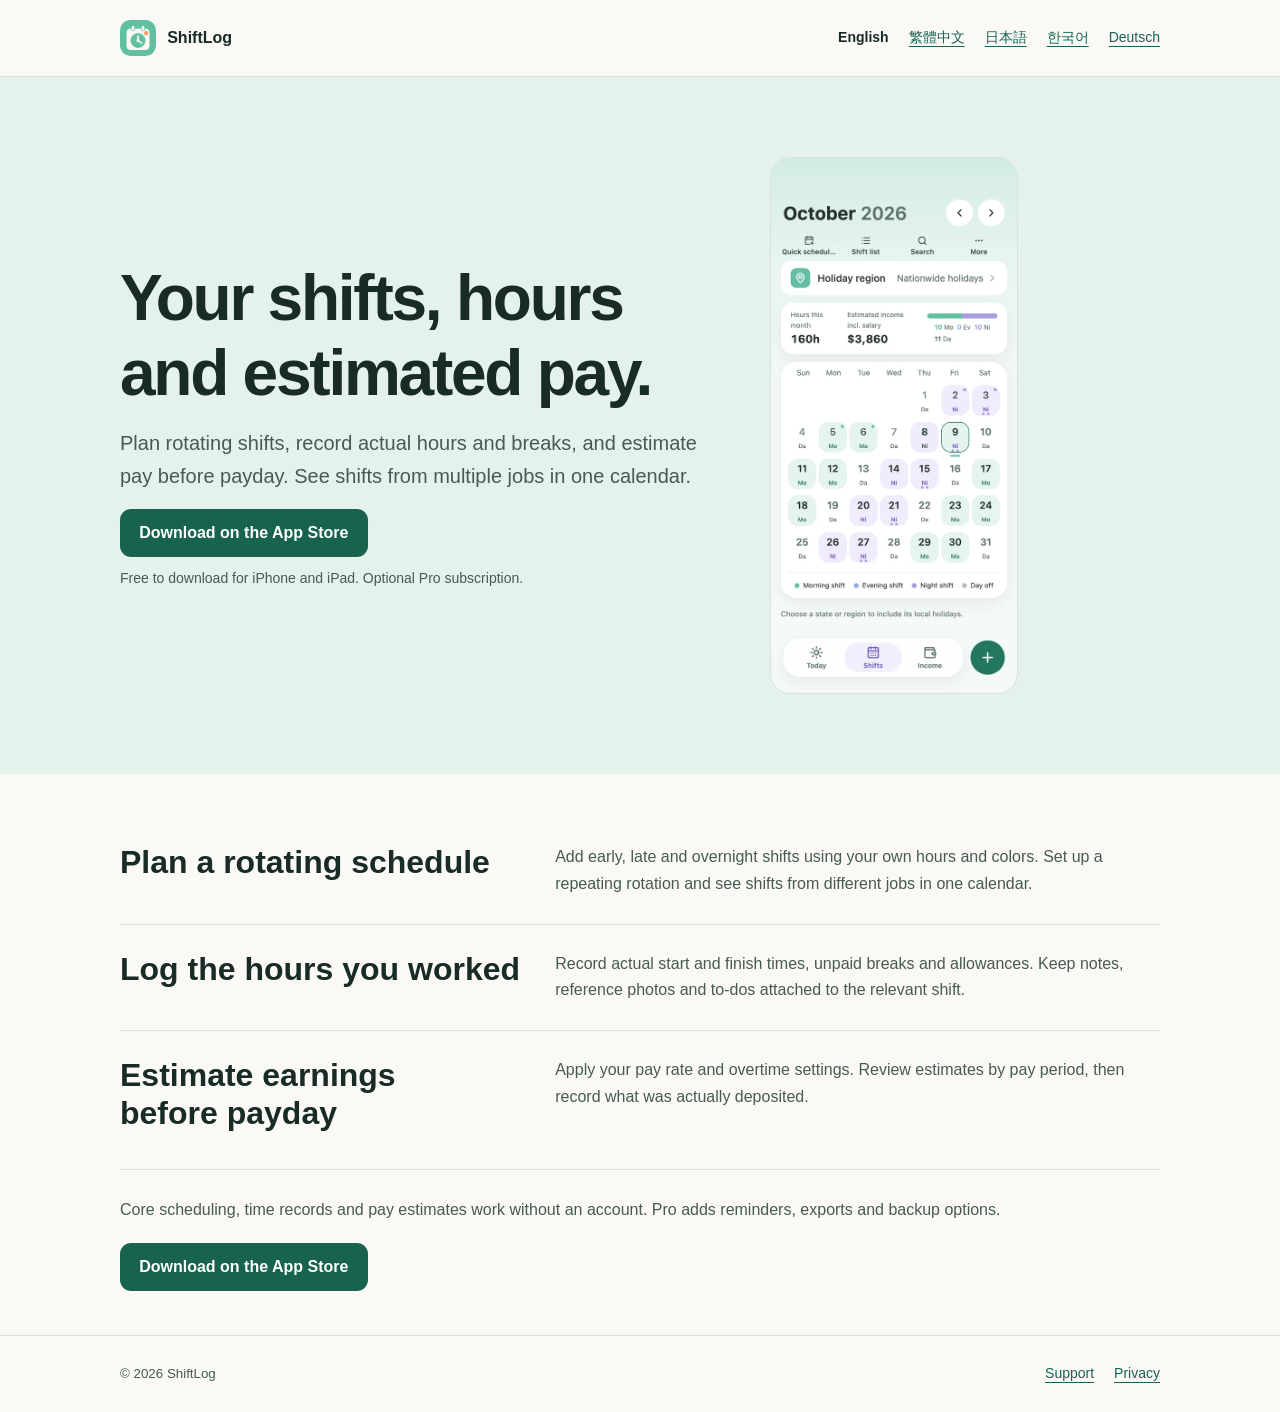
<file: index.html>
<!doctype html>
<html lang="en">
<head>
<meta charset="utf-8">
<meta name="viewport" content="width=device-width, initial-scale=1">
<title>Shift Calendar, Work Hours &amp; Estimated Pay | ShiftLog</title>
<meta name="description" content="Plan rotating shifts, record actual hours and breaks, and estimate pay before payday. See shifts from multiple jobs in one calendar.">
<link rel="canonical" href="https://arvin-manager.github.io/shiftlog-support/">
<link rel="alternate" hreflang="en" href="https://arvin-manager.github.io/shiftlog-support/">
<link rel="alternate" hreflang="zh-TW" href="https://arvin-manager.github.io/shiftlog-support/zh-tw.html">
<link rel="alternate" hreflang="ja" href="https://arvin-manager.github.io/shiftlog-support/ja.html">
<link rel="alternate" hreflang="ko" href="https://arvin-manager.github.io/shiftlog-support/ko.html">
<link rel="alternate" hreflang="de" href="https://arvin-manager.github.io/shiftlog-support/de.html">
<link rel="alternate" hreflang="x-default" href="https://arvin-manager.github.io/shiftlog-support/">
<meta property="og:type" content="website">
<meta property="og:title" content="Shift Calendar, Work Hours &amp; Estimated Pay | ShiftLog">
<meta property="og:description" content="Plan rotating shifts, record actual hours and breaks, and estimate pay before payday. See shifts from multiple jobs in one calendar.">
<meta property="og:url" content="https://arvin-manager.github.io/shiftlog-support/">
<meta property="og:image" content="https://arvin-manager.github.io/shiftlog-support/calendar-en.webp">
<meta name="apple-itunes-app" content="app-id=6821770294, affiliate-data=pt=129045021&amp;ct=shiftlog_web">
<link rel="icon" href="brand-mark.png">
<link rel="stylesheet" href="site.css">
<script type="application/ld+json">{"@context": "https://schema.org", "@type": "SoftwareApplication", "name": "ShiftLog", "operatingSystem": "iOS, iPadOS", "applicationCategory": "ProductivityApplication", "description": "Plan rotating shifts, record actual hours and breaks, and estimate pay before payday. See shifts from multiple jobs in one calendar.", "url": "https://arvin-manager.github.io/shiftlog-support/", "installUrl": "https://apps.apple.com/app/apple-store/id6821770294", "offers": {"@type": "Offer", "price": 0, "priceCurrency": "USD"}}</script>
<script>
const pageByLanguage = { 'zh-TW': 'zh-tw.html', 'zh-CN': 'zh-tw.html', ja: 'ja.html', ko: 'ko.html', de: 'de.html' };
const requested = new URLSearchParams(location.search).get('lang');
if (Object.hasOwn(pageByLanguage, requested)) location.replace(pageByLanguage[requested]);
</script>
</head>
<body>
<header><div class="wrap"><div class="brand"><img src="brand-mark.png" alt="" width="36" height="36">ShiftLog</div><nav aria-label="Languages"><span aria-current="page">English</span> <a href="zh-tw.html" lang="zh-TW" hreflang="zh-TW">繁體中文</a> <a href="ja.html" lang="ja" hreflang="ja">日本語</a> <a href="ko.html" lang="ko" hreflang="ko">한국어</a> <a href="de.html" lang="de" hreflang="de">Deutsch</a></nav></div></header>
<main>
<section class="hero"><div class="wrap">
<div><h1>Your shifts, hours and estimated pay.</h1><p class="lead">Plan rotating shifts, record actual hours and breaks, and estimate pay before payday. See shifts from multiple jobs in one calendar.</p>
<a class="download" href="https://apps.apple.com/app/apple-store/id6821770294?pt=129045021&amp;ct=shiftlog_web&amp;mt=8">Download on the App Store</a><p class="platform">Free to download for iPhone and iPad. Optional Pro subscription.</p></div>
<figure><img src="calendar-en.webp" alt="ShiftLog shift calendar on iPhone, showing early and late shifts" width="544" height="1183" fetchpriority="high"></figure>
</div></section>
<div class="features wrap">
<section><h2>Plan a rotating schedule</h2><p>Add early, late and overnight shifts using your own hours and colors. Set up a repeating rotation and see shifts from different jobs in one calendar.</p></section>
<section><h2>Log the hours you worked</h2><p>Record actual start and finish times, unpaid breaks and allowances. Keep notes, reference photos and to-dos attached to the relevant shift.</p></section>
<section><h2>Estimate earnings before payday</h2><p>Apply your pay rate and overtime settings. Review estimates by pay period, then record what was actually deposited.</p></section>

<div class="closing"><p>Core scheduling, time records and pay estimates work without an account. Pro adds reminders, exports and backup options.</p><a class="download" href="https://apps.apple.com/app/apple-store/id6821770294?pt=129045021&amp;ct=shiftlog_web&amp;mt=8">Download on the App Store</a></div>
</div>
</main>
<footer><div class="wrap"><small>© 2026 ShiftLog</small>
<nav aria-label="Support"><a href="support.html?lang=en">Support</a><a href="privacy.html?lang=en">Privacy</a></nav>
</div></footer>
</body></html>
</file>
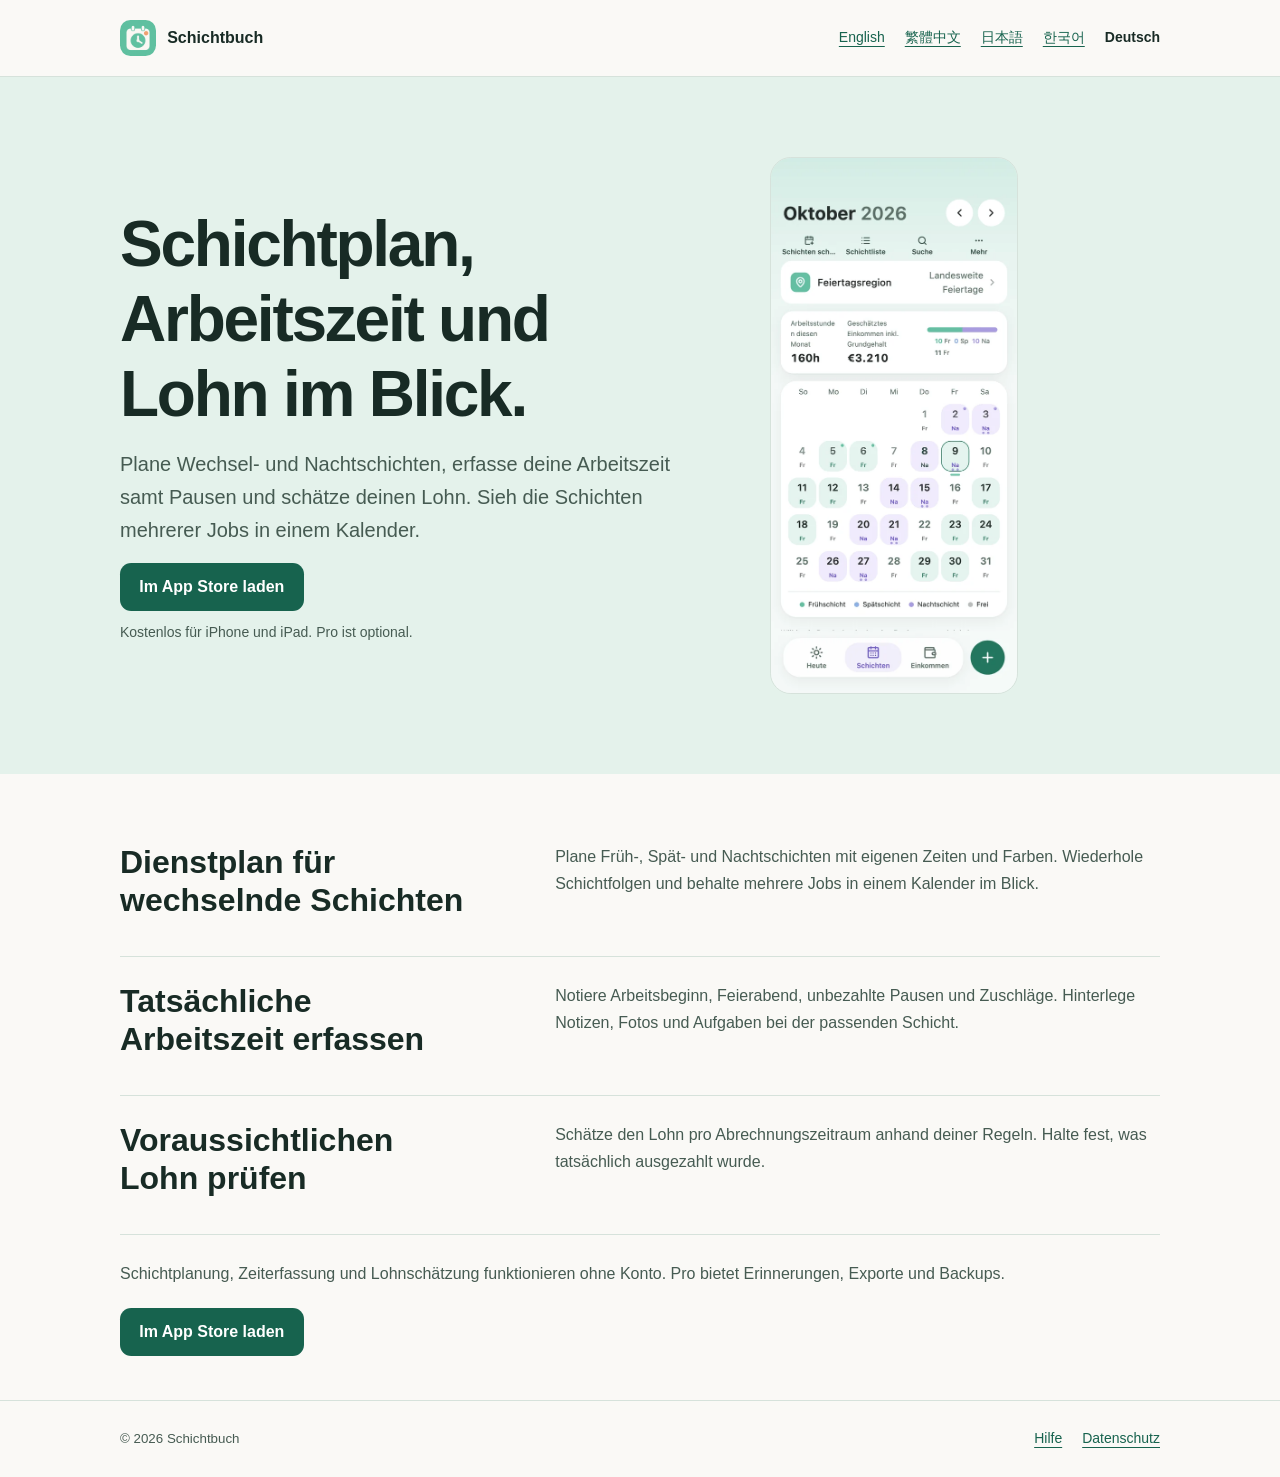
<file: de.html>
<!doctype html>
<html lang="de">
<head>
<meta charset="utf-8">
<meta name="viewport" content="width=device-width, initial-scale=1">
<title>Schichtplan, Zeiterfassung &amp; Lohnschätzung | Schichtbuch</title>
<meta name="description" content="Plane Wechsel- und Nachtschichten, erfasse deine Arbeitszeit samt Pausen und schätze deinen Lohn. Sieh die Schichten mehrerer Jobs in einem Kalender.">
<link rel="canonical" href="https://arvin-manager.github.io/shiftlog-support/de.html">
<link rel="alternate" hreflang="en" href="https://arvin-manager.github.io/shiftlog-support/">
<link rel="alternate" hreflang="zh-TW" href="https://arvin-manager.github.io/shiftlog-support/zh-tw.html">
<link rel="alternate" hreflang="ja" href="https://arvin-manager.github.io/shiftlog-support/ja.html">
<link rel="alternate" hreflang="ko" href="https://arvin-manager.github.io/shiftlog-support/ko.html">
<link rel="alternate" hreflang="de" href="https://arvin-manager.github.io/shiftlog-support/de.html">
<link rel="alternate" hreflang="x-default" href="https://arvin-manager.github.io/shiftlog-support/">
<meta property="og:type" content="website">
<meta property="og:title" content="Schichtplan, Zeiterfassung &amp; Lohnschätzung | Schichtbuch">
<meta property="og:description" content="Plane Wechsel- und Nachtschichten, erfasse deine Arbeitszeit samt Pausen und schätze deinen Lohn. Sieh die Schichten mehrerer Jobs in einem Kalender.">
<meta property="og:url" content="https://arvin-manager.github.io/shiftlog-support/de.html">
<meta property="og:image" content="https://arvin-manager.github.io/shiftlog-support/calendar-de.webp">
<meta name="apple-itunes-app" content="app-id=6821770294, affiliate-data=pt=129045021&amp;ct=shiftlog_web">
<link rel="icon" href="brand-mark.png">
<link rel="stylesheet" href="site.css">
<script type="application/ld+json">{"@context": "https://schema.org", "@type": "SoftwareApplication", "name": "Schichtbuch", "operatingSystem": "iOS, iPadOS", "applicationCategory": "ProductivityApplication", "description": "Plane Wechsel- und Nachtschichten, erfasse deine Arbeitszeit samt Pausen und schätze deinen Lohn. Sieh die Schichten mehrerer Jobs in einem Kalender.", "url": "https://arvin-manager.github.io/shiftlog-support/de.html", "installUrl": "https://apps.apple.com/app/apple-store/id6821770294", "offers": {"@type": "Offer", "price": 0, "priceCurrency": "EUR"}}</script>

</head>
<body>
<header><div class="wrap"><div class="brand"><img src="brand-mark.png" alt="" width="36" height="36">Schichtbuch</div><nav aria-label="Sprachen"><a href="./" lang="en" hreflang="en">English</a> <a href="zh-tw.html" lang="zh-TW" hreflang="zh-TW">繁體中文</a> <a href="ja.html" lang="ja" hreflang="ja">日本語</a> <a href="ko.html" lang="ko" hreflang="ko">한국어</a> <span aria-current="page">Deutsch</span></nav></div></header>
<main>
<section class="hero"><div class="wrap">
<div><h1>Schichtplan, Arbeitszeit und Lohn im Blick.</h1><p class="lead">Plane Wechsel- und Nachtschichten, erfasse deine Arbeitszeit samt Pausen und schätze deinen Lohn. Sieh die Schichten mehrerer Jobs in einem Kalender.</p>
<a class="download" href="https://apps.apple.com/app/apple-store/id6821770294?pt=129045021&amp;ct=shiftlog_web&amp;mt=8">Im App Store laden</a><p class="platform">Kostenlos für iPhone und iPad. Pro ist optional.</p></div>
<figure><img src="calendar-de.webp" alt="Schichtbuch-Kalender auf dem iPhone mit Früh- und Spätschichten" width="544" height="1183" fetchpriority="high"></figure>
</div></section>
<div class="features wrap">
<section><h2>Dienstplan für wechselnde Schichten</h2><p>Plane Früh-, Spät- und Nachtschichten mit eigenen Zeiten und Farben. Wiederhole Schichtfolgen und behalte mehrere Jobs in einem Kalender im Blick.</p></section>
<section><h2>Tatsächliche Arbeitszeit erfassen</h2><p>Notiere Arbeitsbeginn, Feierabend, unbezahlte Pausen und Zuschläge. Hinterlege Notizen, Fotos und Aufgaben bei der passenden Schicht.</p></section>
<section><h2>Voraussichtlichen Lohn prüfen</h2><p>Schätze den Lohn pro Abrechnungszeitraum anhand deiner Regeln. Halte fest, was tatsächlich ausgezahlt wurde.</p></section>

<div class="closing"><p>Schichtplanung, Zeiterfassung und Lohnschätzung funktionieren ohne Konto. Pro bietet Erinnerungen, Exporte und Backups.</p><a class="download" href="https://apps.apple.com/app/apple-store/id6821770294?pt=129045021&amp;ct=shiftlog_web&amp;mt=8">Im App Store laden</a></div>
</div>
</main>
<footer><div class="wrap"><small>© 2026 Schichtbuch</small>
<nav aria-label="Hilfe"><a href="support.html?lang=de">Hilfe</a><a href="privacy.html?lang=de">Datenschutz</a></nav>
</div></footer>
</body></html>
</file>
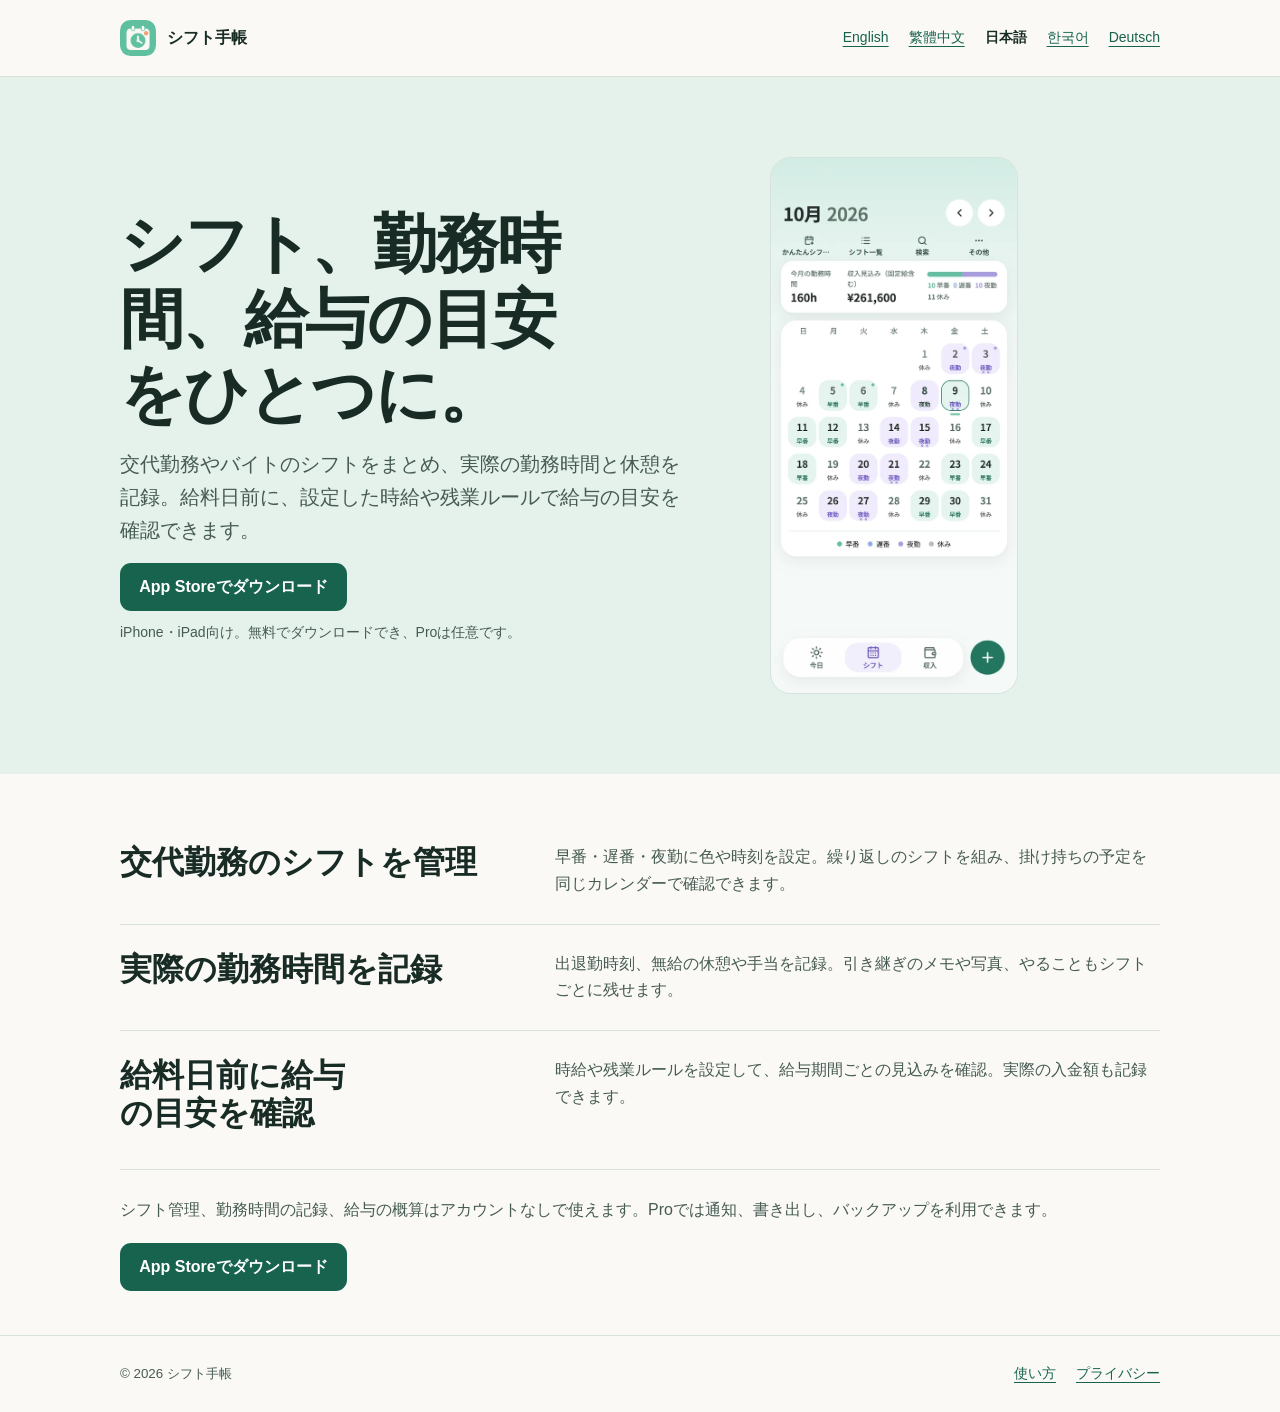
<file: ja.html>
<!doctype html>
<html lang="ja">
<head>
<meta charset="utf-8">
<meta name="viewport" content="width=device-width, initial-scale=1">
<title>シフト表・勤務時間の記録と給与の目安｜シフト手帳</title>
<meta name="description" content="交代勤務やバイトのシフトをまとめ、実際の勤務時間と休憩を記録。給料日前に、設定した時給や残業ルールで給与の目安を確認できます。">
<link rel="canonical" href="https://arvin-manager.github.io/shiftlog-support/ja.html">
<link rel="alternate" hreflang="en" href="https://arvin-manager.github.io/shiftlog-support/">
<link rel="alternate" hreflang="zh-TW" href="https://arvin-manager.github.io/shiftlog-support/zh-tw.html">
<link rel="alternate" hreflang="ja" href="https://arvin-manager.github.io/shiftlog-support/ja.html">
<link rel="alternate" hreflang="ko" href="https://arvin-manager.github.io/shiftlog-support/ko.html">
<link rel="alternate" hreflang="de" href="https://arvin-manager.github.io/shiftlog-support/de.html">
<link rel="alternate" hreflang="x-default" href="https://arvin-manager.github.io/shiftlog-support/">
<meta property="og:type" content="website">
<meta property="og:title" content="シフト表・勤務時間の記録と給与の目安｜シフト手帳">
<meta property="og:description" content="交代勤務やバイトのシフトをまとめ、実際の勤務時間と休憩を記録。給料日前に、設定した時給や残業ルールで給与の目安を確認できます。">
<meta property="og:url" content="https://arvin-manager.github.io/shiftlog-support/ja.html">
<meta property="og:image" content="https://arvin-manager.github.io/shiftlog-support/calendar-ja.webp">
<meta name="apple-itunes-app" content="app-id=6821770294, affiliate-data=pt=129045021&amp;ct=shiftlog_web">
<link rel="icon" href="brand-mark.png">
<link rel="stylesheet" href="site.css">
<script type="application/ld+json">{"@context": "https://schema.org", "@type": "SoftwareApplication", "name": "シフト手帳", "operatingSystem": "iOS, iPadOS", "applicationCategory": "ProductivityApplication", "description": "交代勤務やバイトのシフトをまとめ、実際の勤務時間と休憩を記録。給料日前に、設定した時給や残業ルールで給与の目安を確認できます。", "url": "https://arvin-manager.github.io/shiftlog-support/ja.html", "installUrl": "https://apps.apple.com/app/apple-store/id6821770294", "offers": {"@type": "Offer", "price": 0, "priceCurrency": "JPY"}}</script>

</head>
<body>
<header><div class="wrap"><div class="brand"><img src="brand-mark.png" alt="" width="36" height="36">シフト手帳</div><nav aria-label="言語"><a href="./" lang="en" hreflang="en">English</a> <a href="zh-tw.html" lang="zh-TW" hreflang="zh-TW">繁體中文</a> <span aria-current="page">日本語</span> <a href="ko.html" lang="ko" hreflang="ko">한국어</a> <a href="de.html" lang="de" hreflang="de">Deutsch</a></nav></div></header>
<main>
<section class="hero"><div class="wrap">
<div><h1>シフト、勤務時間、給与の目安をひとつに。</h1><p class="lead">交代勤務やバイトのシフトをまとめ、実際の勤務時間と休憩を記録。給料日前に、設定した時給や残業ルールで給与の目安を確認できます。</p>
<a class="download" href="https://apps.apple.com/app/apple-store/id6821770294?pt=129045021&amp;ct=shiftlog_web&amp;mt=8">App Storeでダウンロード</a><p class="platform">iPhone・iPad向け。無料でダウンロードでき、Proは任意です。</p></div>
<figure><img src="calendar-ja.webp" alt="iPhoneで早番や遅番を確認できるシフト手帳のカレンダー" width="544" height="1183" fetchpriority="high"></figure>
</div></section>
<div class="features wrap">
<section><h2>交代勤務のシフトを管理</h2><p>早番・遅番・夜勤に色や時刻を設定。繰り返しのシフトを組み、掛け持ちの予定を同じカレンダーで確認できます。</p></section>
<section><h2>実際の勤務時間を記録</h2><p>出退勤時刻、無給の休憩や手当を記録。引き継ぎのメモや写真、やることもシフトごとに残せます。</p></section>
<section><h2>給料日前に給与の目安を確認</h2><p>時給や残業ルールを設定して、給与期間ごとの見込みを確認。実際の入金額も記録できます。</p></section>

<div class="closing"><p>シフト管理、勤務時間の記録、給与の概算はアカウントなしで使えます。Proでは通知、書き出し、バックアップを利用できます。</p><a class="download" href="https://apps.apple.com/app/apple-store/id6821770294?pt=129045021&amp;ct=shiftlog_web&amp;mt=8">App Storeでダウンロード</a></div>
</div>
</main>
<footer><div class="wrap"><small>© 2026 シフト手帳</small>
<nav aria-label="使い方"><a href="support.html?lang=ja">使い方</a><a href="privacy.html?lang=ja">プライバシー</a></nav>
</div></footer>
</body></html>
</file>
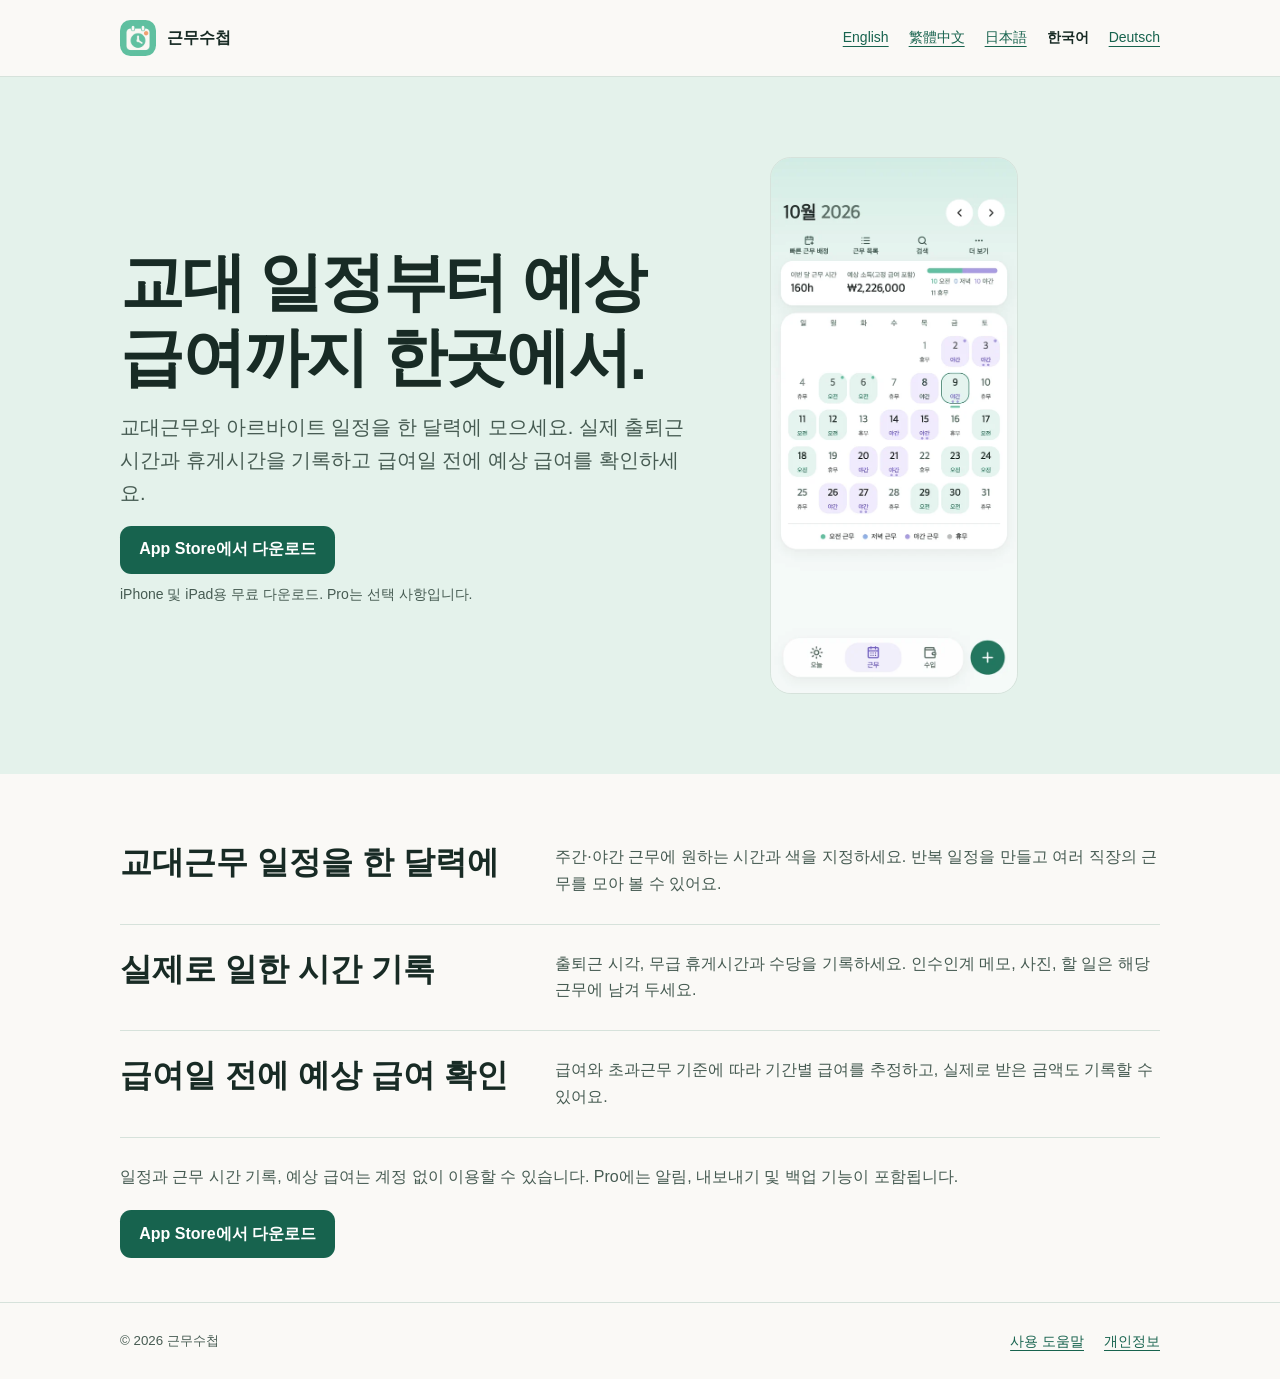
<file: ko.html>
<!doctype html>
<html lang="ko">
<head>
<meta charset="utf-8">
<meta name="viewport" content="width=device-width, initial-scale=1">
<title>교대근무 달력·근무 시간 기록·예상 급여 | 근무수첩</title>
<meta name="description" content="교대근무와 아르바이트 일정을 한 달력에 모으세요. 실제 출퇴근 시간과 휴게시간을 기록하고 급여일 전에 예상 급여를 확인하세요.">
<link rel="canonical" href="https://arvin-manager.github.io/shiftlog-support/ko.html">
<link rel="alternate" hreflang="en" href="https://arvin-manager.github.io/shiftlog-support/">
<link rel="alternate" hreflang="zh-TW" href="https://arvin-manager.github.io/shiftlog-support/zh-tw.html">
<link rel="alternate" hreflang="ja" href="https://arvin-manager.github.io/shiftlog-support/ja.html">
<link rel="alternate" hreflang="ko" href="https://arvin-manager.github.io/shiftlog-support/ko.html">
<link rel="alternate" hreflang="de" href="https://arvin-manager.github.io/shiftlog-support/de.html">
<link rel="alternate" hreflang="x-default" href="https://arvin-manager.github.io/shiftlog-support/">
<meta property="og:type" content="website">
<meta property="og:title" content="교대근무 달력·근무 시간 기록·예상 급여 | 근무수첩">
<meta property="og:description" content="교대근무와 아르바이트 일정을 한 달력에 모으세요. 실제 출퇴근 시간과 휴게시간을 기록하고 급여일 전에 예상 급여를 확인하세요.">
<meta property="og:url" content="https://arvin-manager.github.io/shiftlog-support/ko.html">
<meta property="og:image" content="https://arvin-manager.github.io/shiftlog-support/calendar-ko.webp">
<meta name="apple-itunes-app" content="app-id=6821770294, affiliate-data=pt=129045021&amp;ct=shiftlog_web">
<link rel="icon" href="brand-mark.png">
<link rel="stylesheet" href="site.css">
<script type="application/ld+json">{"@context": "https://schema.org", "@type": "SoftwareApplication", "name": "근무수첩", "operatingSystem": "iOS, iPadOS", "applicationCategory": "ProductivityApplication", "description": "교대근무와 아르바이트 일정을 한 달력에 모으세요. 실제 출퇴근 시간과 휴게시간을 기록하고 급여일 전에 예상 급여를 확인하세요.", "url": "https://arvin-manager.github.io/shiftlog-support/ko.html", "installUrl": "https://apps.apple.com/app/apple-store/id6821770294", "offers": {"@type": "Offer", "price": 0, "priceCurrency": "KRW"}}</script>

</head>
<body>
<header><div class="wrap"><div class="brand"><img src="brand-mark.png" alt="" width="36" height="36">근무수첩</div><nav aria-label="언어"><a href="./" lang="en" hreflang="en">English</a> <a href="zh-tw.html" lang="zh-TW" hreflang="zh-TW">繁體中文</a> <a href="ja.html" lang="ja" hreflang="ja">日本語</a> <span aria-current="page">한국어</span> <a href="de.html" lang="de" hreflang="de">Deutsch</a></nav></div></header>
<main>
<section class="hero"><div class="wrap">
<div><h1>교대 일정부터 예상 급여까지 한곳에서.</h1><p class="lead">교대근무와 아르바이트 일정을 한 달력에 모으세요. 실제 출퇴근 시간과 휴게시간을 기록하고 급여일 전에 예상 급여를 확인하세요.</p>
<a class="download" href="https://apps.apple.com/app/apple-store/id6821770294?pt=129045021&amp;ct=shiftlog_web&amp;mt=8">App Store에서 다운로드</a><p class="platform">iPhone 및 iPad용 무료 다운로드. Pro는 선택 사항입니다.</p></div>
<figure><img src="calendar-ko.webp" alt="iPhone에서 근무 일정을 확인하는 근무수첩 달력" width="544" height="1183" fetchpriority="high"></figure>
</div></section>
<div class="features wrap">
<section><h2>교대근무 일정을 한 달력에</h2><p>주간·야간 근무에 원하는 시간과 색을 지정하세요. 반복 일정을 만들고 여러 직장의 근무를 모아 볼 수 있어요.</p></section>
<section><h2>실제로 일한 시간 기록</h2><p>출퇴근 시각, 무급 휴게시간과 수당을 기록하세요. 인수인계 메모, 사진, 할 일은 해당 근무에 남겨 두세요.</p></section>
<section><h2>급여일 전에 예상 급여 확인</h2><p>급여와 초과근무 기준에 따라 기간별 급여를 추정하고, 실제로 받은 금액도 기록할 수 있어요.</p></section>

<div class="closing"><p>일정과 근무 시간 기록, 예상 급여는 계정 없이 이용할 수 있습니다. Pro에는 알림, 내보내기 및 백업 기능이 포함됩니다.</p><a class="download" href="https://apps.apple.com/app/apple-store/id6821770294?pt=129045021&amp;ct=shiftlog_web&amp;mt=8">App Store에서 다운로드</a></div>
</div>
</main>
<footer><div class="wrap"><small>© 2026 근무수첩</small>
<nav aria-label="사용 도움말"><a href="support.html?lang=ko">사용 도움말</a><a href="privacy.html?lang=ko">개인정보</a></nav>
</div></footer>
</body></html>
</file>
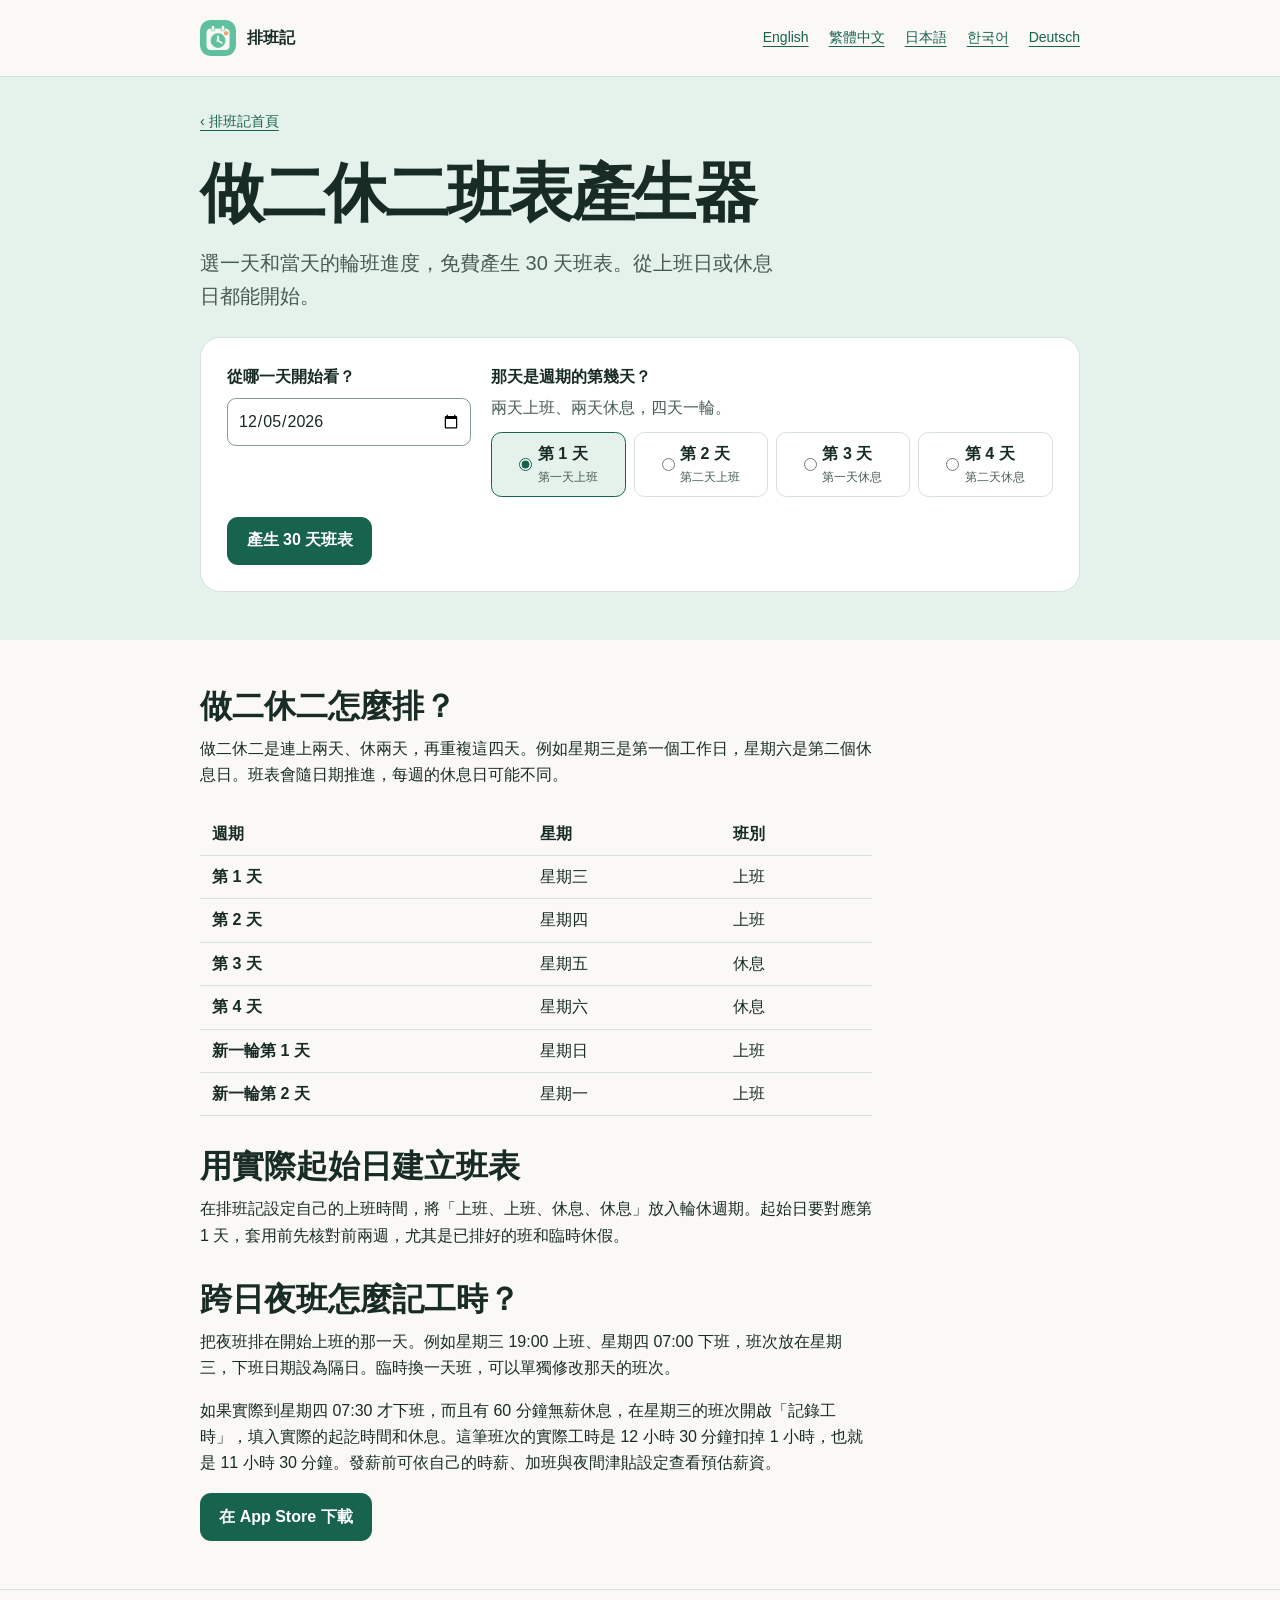
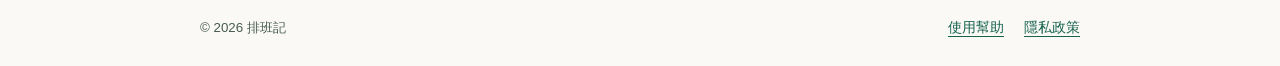
<file: rotating-shift-tw.html>
<!doctype html>
<html lang="zh-TW">
<head>
<meta charset="utf-8">
<meta name="viewport" content="width=device-width, initial-scale=1">
<title>做二休二班表產生器｜免費排出 30 天輪班表｜排班記</title>
<meta name="description" content="選一天和當天在做二休二週期中的位置，免費產生接下來 30 天的班表。也可查看四天輪休範例，以及跨午夜班次和臨時換班的記錄方式。">
<link rel="canonical" href="https://arvin-manager.github.io/shiftlog-support/rotating-shift-tw.html">

<meta property="og:type" content="website">
<meta property="og:title" content="做二休二班表產生器｜排班記">
<meta property="og:description" content="選一天和當天的輪班進度，產生接下來 30 天的班表。">
<meta property="og:url" content="https://arvin-manager.github.io/shiftlog-support/rotating-shift-tw.html">
<meta property="og:image" content="https://arvin-manager.github.io/shiftlog-support/icon.png">

<meta name="apple-itunes-app" content="app-id=6821770294, affiliate-data=pt=129045021&amp;ct=shiftlog_web">
<link rel="icon" href="brand-mark.png">
<link rel="stylesheet" href="site.css">
<link rel="stylesheet" href="rotation-tool.css">
<script src="rotation-tool.js" defer></script>
</head>
<body class="rotation-page">
<a class="skip-link" href="#content">跳到主要內容</a>
<header><div class="wrap"><div class="brand"><img src="brand-mark.png" alt="" width="36" height="36">排班記</div><nav aria-label="語言"><a href="./" lang="en" hreflang="en">English</a> <a href="zh-tw.html" lang="zh-TW" hreflang="zh-TW">繁體中文</a> <a href="ja.html" lang="ja" hreflang="ja">日本語</a> <a href="ko.html" lang="ko" hreflang="ko">한국어</a> <a href="de.html" lang="de" hreflang="de">Deutsch</a></nav></div></header>
<main id="content">
<section class="rotation-hero">
<div class="wrap rotation-wrap">
  <a class="rotation-back" href="zh-tw.html">‹ 排班記首頁</a>
  <h1>做二休二班表產生器</h1>
  <p class="lead">選一天和當天的輪班進度，免費產生 30 天班表。從上班日或休息日都能開始。</p>
  <form id="rotation-form" class="rotation-form" hidden>
    <div class="rotation-date">
      <label for="rotation-date">從哪一天開始看？</label>
      <input id="rotation-date" name="date" type="date" min="1900-01-01" max="2099-12-31" required>
    </div>
    <fieldset aria-describedby="rotation-hint">
      <legend>那天是週期的第幾天？</legend>
      <p id="rotation-hint">兩天上班、兩天休息，四天一輪。</p>
      <div class="rotation-choices">
        <label><input type="radio" name="phase" value="1" checked><span>第 1 天<span>第一天上班</span></span></label>
        <label><input type="radio" name="phase" value="2"><span>第 2 天<span>第二天上班</span></span></label>
        <label><input type="radio" name="phase" value="3"><span>第 3 天<span>第一天休息</span></span></label>
        <label><input type="radio" name="phase" value="4"><span>第 4 天<span>第二天休息</span></span></label>
      </div>
    </fieldset>
    <button class="download" type="submit">產生 30 天班表</button>
  </form>
  <noscript><p class="rotation-note">下方有四天輪休的班表示例。開啟 JavaScript 即可產生自己的班表。</p></noscript>
</div>
</section>

<section id="rotation-result" class="rotation-result" aria-labelledby="rotation-result-title" hidden>
<div class="wrap rotation-wrap">
  <h2 id="rotation-result-title" tabindex="-1">你的 30 天班表</h2>
  <p id="rotation-summary" class="rotation-note"></p>
  <ol id="rotation-days" class="rotation-days"></ol>
  <div class="rotation-share">
    <button id="rotation-copy" class="rotation-copy" type="button">複製班表連結</button>
    <p id="rotation-status" role="status"></p>
    <label id="rotation-link-fallback" hidden>選取並複製班表連結
      <input id="rotation-link" type="url" readonly>
    </label>
  </div>
  <div class="rotation-app">
    <p>想把輪休日和臨時換班放進同一本行事曆？用排班記保存班表，也能記錄實際工時。</p>
    <a class="download" href="https://apps.apple.com/tw/app/id6821770294?pt=129045021&amp;ct=shiftlog_web&amp;mt=8">在 App Store 下載</a>
  </div>
</div>
</section>

<article class="wrap rotation-guide">
<h2>做二休二怎麼排？</h2>
<p>做二休二是連上兩天、休兩天，再重複這四天。例如星期三是第一個工作日，星期六是第二個休息日。班表會隨日期推進，每週的休息日可能不同。</p>
<table>
<thead><tr><th scope="col">週期</th><th scope="col">星期</th><th scope="col">班別</th></tr></thead>
<tbody>
<tr><th scope="row">第 1 天</th><td>星期三</td><td>上班</td></tr>
<tr><th scope="row">第 2 天</th><td>星期四</td><td>上班</td></tr>
<tr><th scope="row">第 3 天</th><td>星期五</td><td>休息</td></tr>
<tr><th scope="row">第 4 天</th><td>星期六</td><td>休息</td></tr>
<tr><th scope="row">新一輪第 1 天</th><td>星期日</td><td>上班</td></tr>
<tr><th scope="row">新一輪第 2 天</th><td>星期一</td><td>上班</td></tr>
</tbody>
</table>
<h2>用實際起始日建立班表</h2>
<p>在排班記設定自己的上班時間，將「上班、上班、休息、休息」放入輪休週期。起始日要對應第 1 天，套用前先核對前兩週，尤其是已排好的班和臨時休假。</p>
<h2 id="overnight-hours">跨日夜班怎麼記工時？</h2>
<p>把夜班排在開始上班的那一天。例如星期三 19:00 上班、星期四 07:00 下班，班次放在星期三，下班日期設為隔日。臨時換一天班，可以單獨修改那天的班次。</p>
<p>如果實際到星期四 07:30 才下班，而且有 60 分鐘無薪休息，在星期三的班次開啟「記錄工時」，填入實際的起訖時間和休息。這筆班次的實際工時是 12 小時 30 分鐘扣掉 1 小時，也就是 11 小時 30 分鐘。發薪前可依自己的時薪、加班與夜間津貼設定查看預估薪資。</p>
<a class="download" href="https://apps.apple.com/tw/app/id6821770294?pt=129045021&amp;ct=shiftlog_web&amp;mt=8">在 App Store 下載</a>
</article>
</main>
<footer><div class="wrap"><small>© 2026 排班記</small>
<nav aria-label="使用幫助"><a href="support.html?lang=zh-TW">使用幫助</a><a href="privacy.html?lang=zh-TW">隱私政策</a></nav>
</div></footer>
</body></html>
</file>
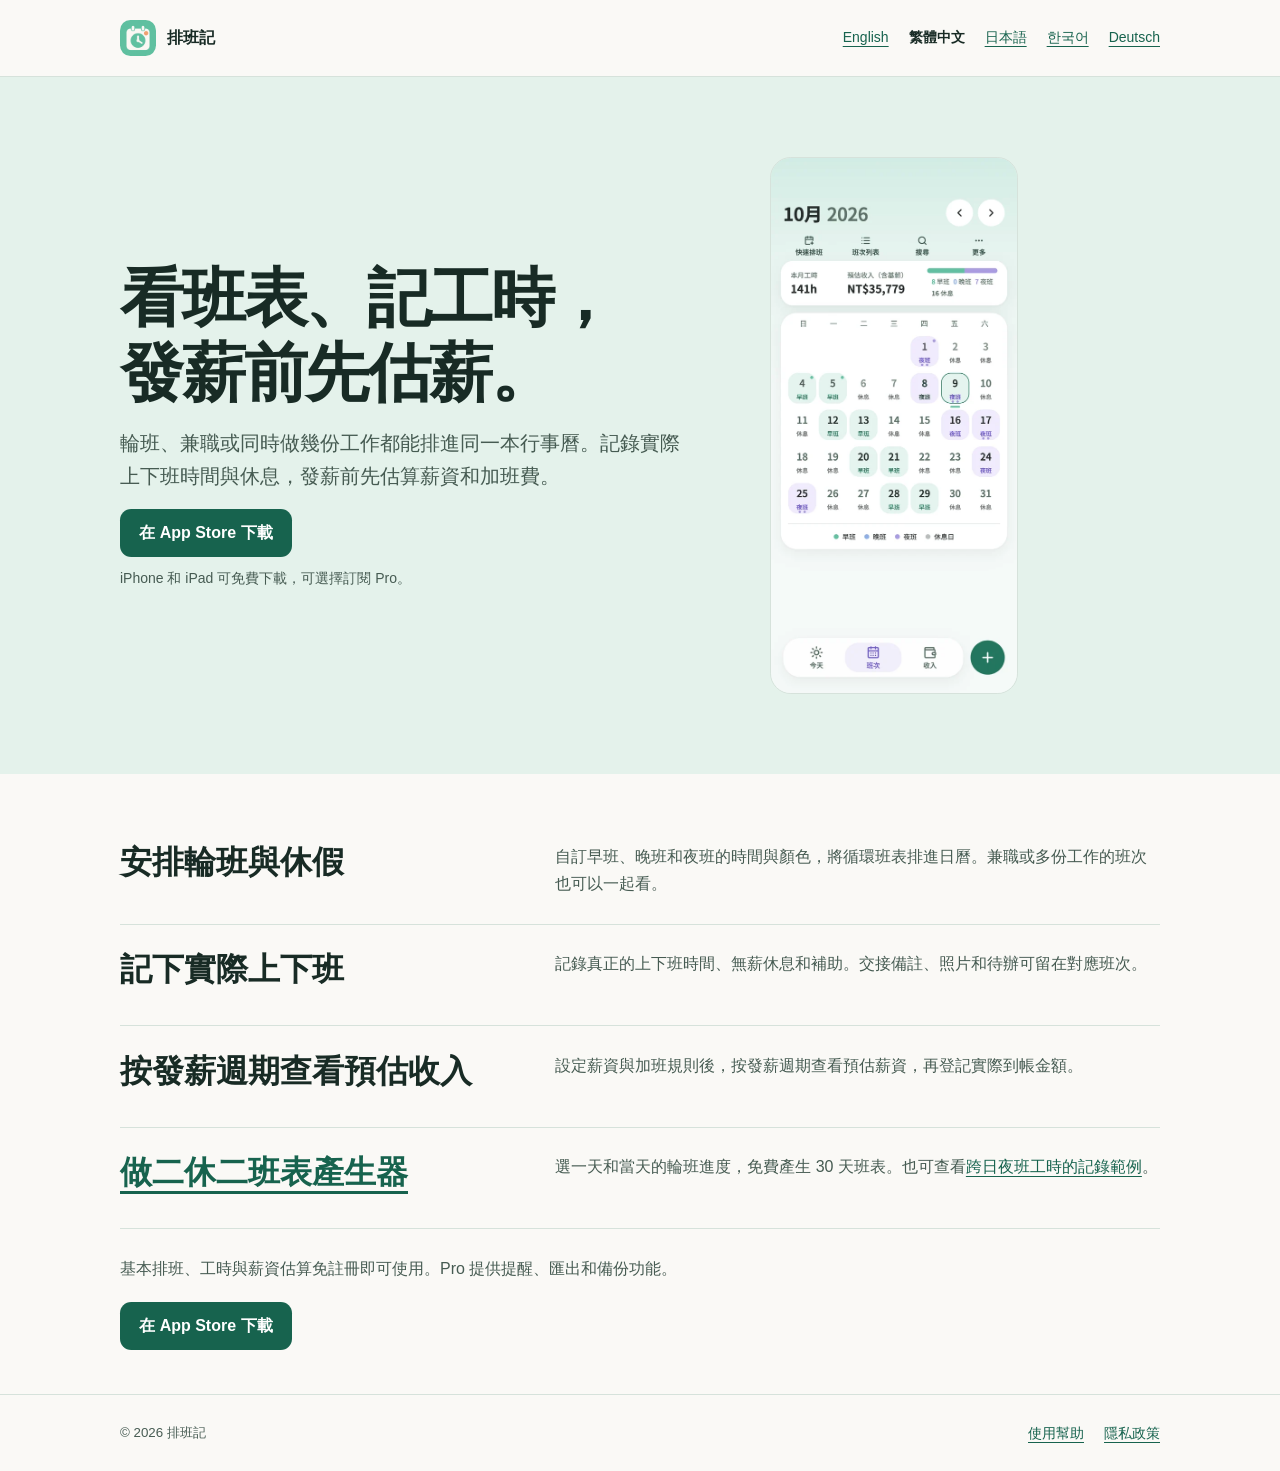
<file: zh-tw.html>
<!doctype html>
<html lang="zh-TW">
<head>
<meta charset="utf-8">
<meta name="viewport" content="width=device-width, initial-scale=1">
<title>排班記 App｜輪班班表、工時記錄與薪資估算</title>
<meta name="description" content="輪班、兼職或同時做幾份工作都能排進同一本行事曆。記錄實際上下班時間與休息，發薪前先估算薪資和加班費。">
<link rel="canonical" href="https://arvin-manager.github.io/shiftlog-support/zh-tw.html">
<link rel="alternate" hreflang="en" href="https://arvin-manager.github.io/shiftlog-support/">
<link rel="alternate" hreflang="zh-TW" href="https://arvin-manager.github.io/shiftlog-support/zh-tw.html">
<link rel="alternate" hreflang="ja" href="https://arvin-manager.github.io/shiftlog-support/ja.html">
<link rel="alternate" hreflang="ko" href="https://arvin-manager.github.io/shiftlog-support/ko.html">
<link rel="alternate" hreflang="de" href="https://arvin-manager.github.io/shiftlog-support/de.html">
<link rel="alternate" hreflang="x-default" href="https://arvin-manager.github.io/shiftlog-support/">
<meta property="og:type" content="website">
<meta property="og:title" content="排班記 App｜輪班班表、工時記錄與薪資估算">
<meta property="og:description" content="輪班、兼職或同時做幾份工作都能排進同一本行事曆。記錄實際上下班時間與休息，發薪前先估算薪資和加班費。">
<meta property="og:url" content="https://arvin-manager.github.io/shiftlog-support/zh-tw.html">
<meta property="og:image" content="https://arvin-manager.github.io/shiftlog-support/calendar-zh-TW.webp">
<meta name="apple-itunes-app" content="app-id=6821770294, affiliate-data=pt=129045021&amp;ct=shiftlog_web">
<link rel="icon" href="brand-mark.png">
<link rel="stylesheet" href="site.css">
<script type="application/ld+json">{"@context": "https://schema.org", "@type": "SoftwareApplication", "name": "排班記", "operatingSystem": "iOS, iPadOS", "applicationCategory": "ProductivityApplication", "description": "輪班、兼職或同時做幾份工作都能排進同一本行事曆。記錄實際上下班時間與休息，發薪前先估算薪資和加班費。", "url": "https://arvin-manager.github.io/shiftlog-support/zh-tw.html", "installUrl": "https://apps.apple.com/tw/app/id6821770294", "offers": {"@type": "Offer", "price": 0, "priceCurrency": "TWD"}}</script>

</head>
<body>
<header><div class="wrap"><div class="brand"><img src="brand-mark.png" alt="" width="36" height="36">排班記</div><nav aria-label="語言"><a href="./" lang="en" hreflang="en">English</a> <span aria-current="page">繁體中文</span> <a href="ja.html" lang="ja" hreflang="ja">日本語</a> <a href="ko.html" lang="ko" hreflang="ko">한국어</a> <a href="de.html" lang="de" hreflang="de">Deutsch</a></nav></div></header>
<main>
<section class="hero"><div class="wrap">
<div><h1>看班表、記工時，發薪前先估薪。</h1><p class="lead">輪班、兼職或同時做幾份工作都能排進同一本行事曆。記錄實際上下班時間與休息，發薪前先估算薪資和加班費。</p>
<a class="download" href="https://apps.apple.com/tw/app/id6821770294?pt=129045021&amp;ct=shiftlog_web&amp;mt=8">在 App Store 下載</a><p class="platform">iPhone 和 iPad 可免費下載，可選擇訂閱 Pro。</p></div>
<figure><img src="calendar-zh-TW.webp" alt="iPhone 上的排班記月曆，顯示早班、晚班及休息日" width="544" height="1183" fetchpriority="high"></figure>
</div></section>
<div class="features wrap">
<section><h2>安排輪班與休假</h2><p>自訂早班、晚班和夜班的時間與顏色，將循環班表排進日曆。兼職或多份工作的班次也可以一起看。</p></section>
<section><h2>記下實際上下班</h2><p>記錄真正的上下班時間、無薪休息和補助。交接備註、照片和待辦可留在對應班次。</p></section>
<section><h2>按發薪週期查看預估收入</h2><p>設定薪資與加班規則後，按發薪週期查看預估薪資，再登記實際到帳金額。</p></section>
<section><h2><a href="rotating-shift-tw.html">做二休二班表產生器</a></h2><p>選一天和當天的輪班進度，免費產生 30 天班表。也可查看<a href="rotating-shift-tw.html#overnight-hours">跨日夜班工時的記錄範例</a>。</p></section>
<div class="closing"><p>基本排班、工時與薪資估算免註冊即可使用。Pro 提供提醒、匯出和備份功能。</p><a class="download" href="https://apps.apple.com/tw/app/id6821770294?pt=129045021&amp;ct=shiftlog_web&amp;mt=8">在 App Store 下載</a></div>
</div>
</main>
<footer><div class="wrap"><small>© 2026 排班記</small>
<nav aria-label="使用幫助"><a href="support.html?lang=zh-TW">使用幫助</a><a href="privacy.html?lang=zh-TW">隱私政策</a></nav>
</div></footer>
</body></html>
</file>
<file: site.css>
:root {
  color-scheme: light;
  --ink: #182b25;
  --muted: #465b52;
  --accent: #17634e;
  --paper: #faf9f6;
  --tint: #e4f2eb;
  --line: #d6e2db;
  font: 100%/1.65 -apple-system, BlinkMacSystemFont, "Segoe UI", sans-serif;
  color: var(--ink);
  background: var(--paper);
}
* { box-sizing: border-box; }
body { margin: 0; }
a { color: var(--accent); text-underline-offset: .25em; }
a:focus-visible, summary:focus-visible { outline: 3px solid var(--accent); outline-offset: 5px; }
.wrap { width: min(100% - 3rem, 65rem); margin-inline: auto; }
header, footer { border-block-end: 1px solid var(--line); }
header .wrap, footer .wrap {
  display: flex;
  align-items: center;
  justify-content: space-between;
  flex-wrap: wrap;
  gap: .5rem 1.25rem;
  padding-block: 1rem;
}
nav { display: flex; flex-wrap: wrap; gap: .35rem 1.25rem; }
nav a, nav [aria-current] { display: inline-flex; align-items: center; min-height: 44px; font-size: .875rem; }
nav [aria-current] { font-weight: 700; }
.brand { display: flex; align-items: center; gap: .7rem; font-weight: 760; }
.brand img { border-radius: .65rem; }
.hero { background: var(--tint); }
.hero .wrap {
  display: grid;
  grid-template-columns: minmax(0, 1.5fr) minmax(14rem, 1fr);
  align-items: center;
  gap: clamp(1rem, 5vw, 4.5rem);
  padding-block: clamp(2.5rem, 7vw, 5rem);
}
h1, h2 { line-height: 1.17; text-wrap: balance; }
h1 { font-size: clamp(2.15rem, 5vw, 4rem); letter-spacing: -.035em; margin: 0 0 1rem; }
h2 { font-size: clamp(1.55rem, 3vw, 2rem); margin: 0 0 .65rem; }
p { margin: 0 0 1rem; }
.lead { font-size: clamp(1.05rem, 2vw, 1.25rem); max-width: 52ch; color: var(--muted); }
.download {
  display: inline-flex;
  align-items: center;
  min-height: 48px;
  font-weight: 690;
  color: white;
  background: var(--accent);
  padding: .62rem 1.2rem;
  border-radius: .7rem;
  text-decoration: none;
}
.download:hover { background: #104836; }
.platform { font-size: .875rem; color: var(--muted); margin-block: .6rem 0; }
figure { margin: 0; justify-self: center; }
figure img {
  display: block;
  width: min(100%, 15.5rem);
  height: auto;
  border: 1px solid var(--line);
  border-radius: 1.3rem;
}
.features { padding-block: 2.75rem; }
.features section {
  display: grid;
  grid-template-columns: minmax(0, 1fr) minmax(0, 1.5fr);
  gap: .5rem 2rem;
  padding-block: 1.65rem;
  border-block-end: 1px solid var(--line);
}
.features p { color: var(--muted); margin: 0; }
.features .closing { padding-block: 1.65rem 0; }
.features .closing p { margin-bottom: 1.25rem; }
article { padding-block: 3rem; max-width: 44rem; }
article h2 { margin-block-start: 2rem; }
article table { border-collapse: collapse; width: 100%; margin-block: 1.5rem; text-align: start; }
article td, article th { padding: .5rem .75rem; border-block-end: 1px solid var(--line); text-align: start; }
footer { border-block-start: 1px solid var(--line); border-block-end: 0; }
footer small { color: var(--muted); }
@media (max-width: 43rem) {
  .wrap { width: calc(100% - 2rem); }
  .hero .wrap, .features section { grid-template-columns: 1fr; }
  .hero .wrap { row-gap: 1.75rem; }
  figure img { width: min(100%, 13rem); }
}
</file>
<file: rotation-tool.css>
.rotation-page [hidden] { display: none !important; }
.rotation-page .skip-link {
  position: absolute;
  inset: .65rem auto auto .75rem;
  z-index: 1;
  background: white;
  padding: .6rem 1rem;
  transform: translateY(-160%);
}
.rotation-page .skip-link:focus { transform: none; }
.rotation-wrap, .rotation-page > header .wrap, .rotation-page > footer .wrap,
.rotation-guide { max-width: 55rem; }
.rotation-hero { background: var(--tint); padding-block: 1.4rem 3rem; }
.rotation-back {
  display: inline-grid;
  align-items: center;
  min-height: 44px;
  font-size: .9rem;
  margin-block-end: .8rem;
}
.rotation-hero .lead { margin-bottom: 1.5rem; }
.rotation-form {
  display: grid;
  grid-template-columns: minmax(0, 1fr) minmax(0, 2.3fr);
  align-items: start;
  gap: 1.25rem;
  padding: clamp(1rem, 4vw, 1.65rem);
  border-radius: 1.25rem;
  border: 1px solid var(--line);
  background: white;
}
.rotation-date label, .rotation-form legend { font-weight: 700; }
.rotation-form fieldset { min-width: 0; border: 0; padding: 0; margin: 0; }
.rotation-form legend { padding: 0; }
#rotation-hint { margin: .25rem 0 .65rem; }
.rotation-form input[type="date"], #rotation-link {
  display: block;
  width: 100%;
  min-width: 0;
  min-height: 48px;
  margin-block-start: .45rem;
  padding: .45rem .6rem;
  border: 1px solid #849d91;
  border-radius: .55rem;
  background: white;
  color: var(--ink);
  font: inherit;
}
.rotation-choices { display: grid; grid-template-columns: repeat(4, minmax(0, 1fr)); gap: .5rem; }
.rotation-choices label {
  display: flex;
  align-items: center;
  justify-content: center;
  gap: .35rem;
  cursor: pointer;
  padding: .5rem .25rem;
  border: 1px solid var(--line);
  border-radius: .65rem;
  font-weight: 680;
}
.rotation-choices label:hover { border-color: var(--accent); }
.rotation-choices label:has(:checked) { border-color: var(--accent); background: var(--tint); }
.rotation-choices input { margin: 0; accent-color: var(--accent); }
.rotation-choices span span { display: block; color: var(--muted); font-size: .78rem; font-weight: 450; }
.rotation-page button { cursor: pointer; font: inherit; font-weight: 700; }
.rotation-form button { justify-self: start; border: 0; }
.rotation-page :is(button, input):focus-visible { outline: 3px solid var(--accent); outline-offset: 3px; }
.rotation-result { padding-block: 2.5rem; border-block-end: 1px solid var(--line); }
.rotation-result h2 { scroll-margin-block-start: 1rem; }
.rotation-note, #rotation-hint, #rotation-status { color: var(--muted); }
.rotation-days {
  display: grid;
  grid-template-columns: repeat(6, minmax(0, 1fr));
  gap: .55rem;
  margin: 1.25rem 0;
  padding: 0;
  list-style: none;
}
.rotation-days li {
  padding: .65rem .35rem;
  text-align: center;
  border: 1px solid var(--line);
  border-radius: .7rem;
  background: white;
}
.rotation-days .working { background: var(--tint); }
.rotation-days time { display: block; font-weight: 750; }
.rotation-days span { color: var(--muted); font-size: .88rem; }
.rotation-copy {
  min-height: 44px;
  padding: .35rem .85rem;
  border: 1px solid var(--accent);
  color: var(--accent);
  background: white;
  border-radius: .65rem;
}
.rotation-copy:hover { background: var(--tint); }
.rotation-page button:active { transform: translateY(1px); }
#rotation-status { margin: .45rem 0 0; }
.rotation-app {
  background: var(--tint);
  border-radius: 1rem;
  padding: 1.15rem;
  margin-block-start: 1.5rem;
}
.rotation-guide h2:first-child { margin-top: 0; }
.rotation-guide p, .rotation-guide table { max-width: 42rem; }
@media (max-width: 46rem) {
  .rotation-form { grid-template-columns: minmax(0, 1fr); }
  .rotation-choices { grid-template-columns: repeat(2, minmax(0, 1fr)); }
  .rotation-form button { justify-content: center; width: 100%; }
  .rotation-days { grid-template-columns: repeat(3, minmax(0, 1fr)); }
}
</file>
